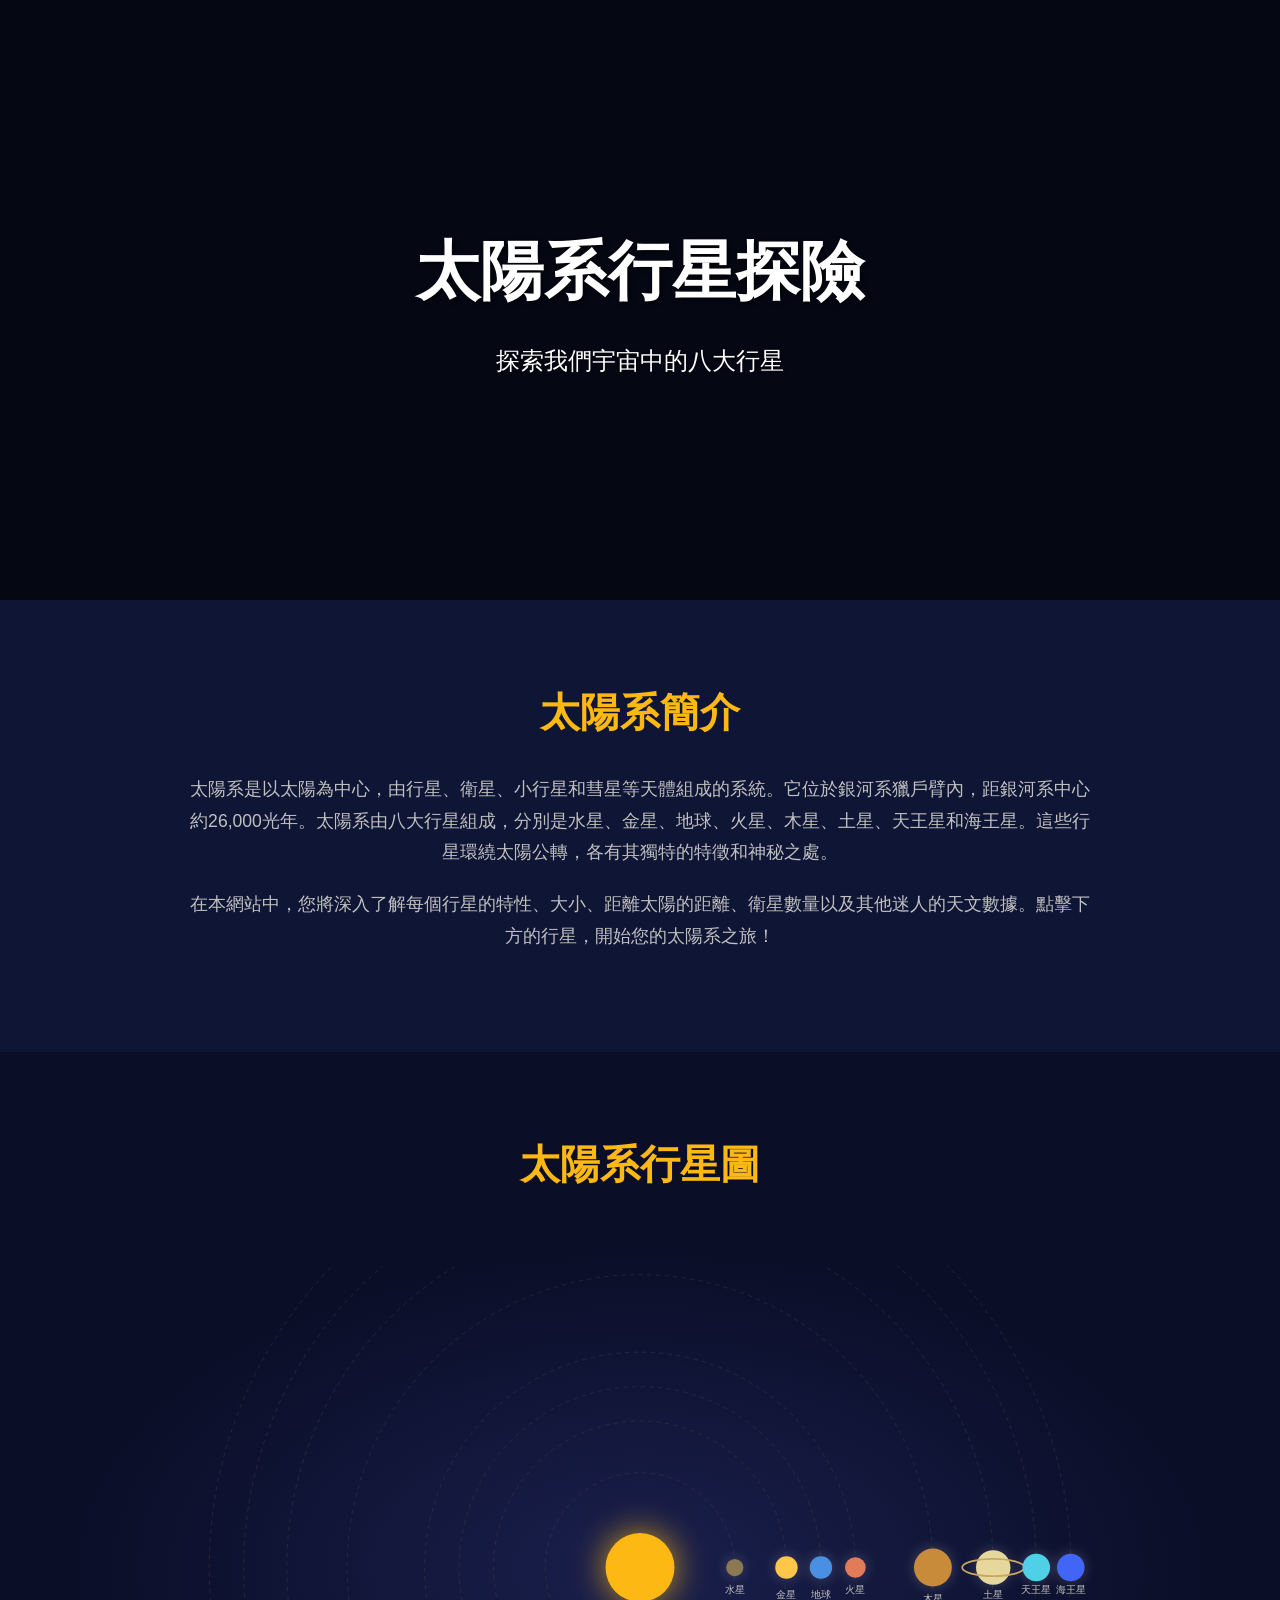
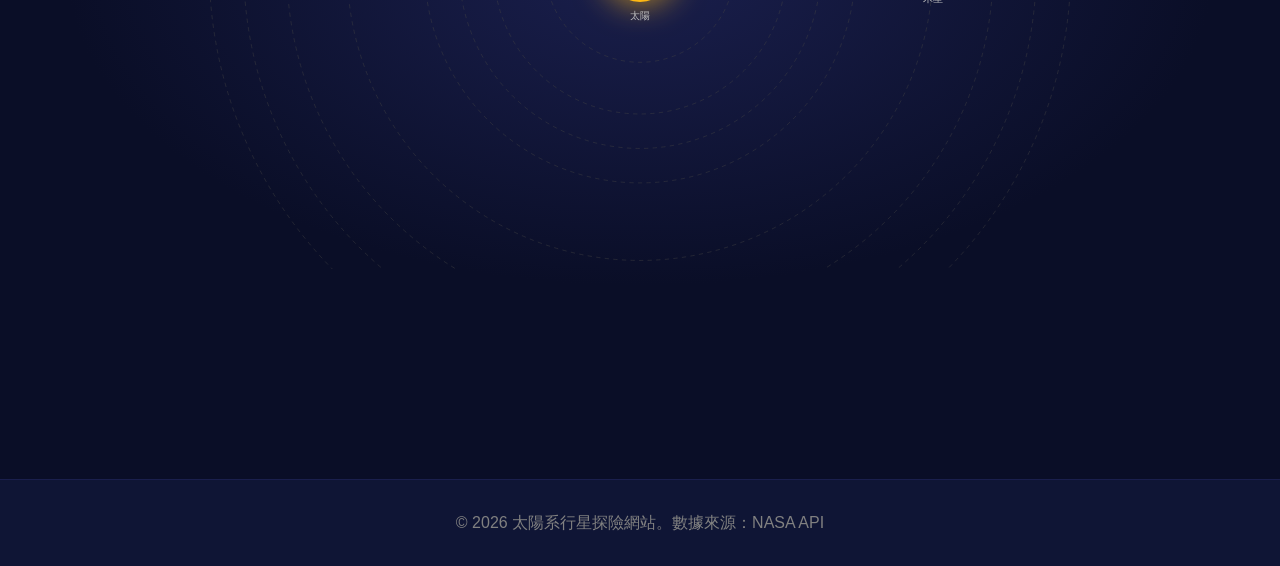
<file: index.html>
<!DOCTYPE html>
<html lang="zh-tw">
<head>
    <meta charset="UTF-8">
    <meta name="viewport" content="width=device-width, initial-scale=1.0">
    <title>太陽系行星探險 - The Solar System</title>
    <link rel="stylesheet" href="css/style.css">
</head>
<body>
    <!-- Hero Image Section -->
    <section class="hero">
        <div class="hero-content">
            <h1>太陽系行星探險</h1>
            <p>探索我們宇宙中的八大行星</p>
        </div>
    </section>

    <!-- Introduction Section -->
    <section class="introduction">
        <div class="container">
            <h2>太陽系簡介</h2>
            <p>太陽系是以太陽為中心，由行星、衛星、小行星和彗星等天體組成的系統。它位於銀河系獵戶臂內，距銀河系中心約26,000光年。太陽系由八大行星組成，分別是水星、金星、地球、火星、木星、土星、天王星和海王星。這些行星環繞太陽公轉，各有其獨特的特徵和神秘之處。</p>
            <p>在本網站中，您將深入了解每個行星的特性、大小、距離太陽的距離、衛星數量以及其他迷人的天文數據。點擊下方的行星，開始您的太陽系之旅！</p>
        </div>
    </section>

    <!-- Solar System Diagram Section -->
    <section class="solar-system">
        <div class="container">
            <h2>太陽系行星圖</h2>
            <div class="solar-system-diagram">
                <svg width="100%" height="700" viewBox="0 0 1300 700" xmlns="http://www.w3.org/2000/svg">
                    <!-- Sun -->
                    <circle cx="650" cy="350" r="40" fill="#FDB813" class="sun" title="太陽"></circle>
                    <text x="650" y="410" text-anchor="middle" class="label">太陽</text>

                    <!-- Mercury's Orbit -->
                    <circle cx="650" cy="350" r="110" fill="none" stroke="#444" stroke-dasharray="5,5" opacity="0.5"></circle>
                    <!-- Mercury -->
                    <g class="planet" data-planet="mercury">
                        <circle cx="760" cy="350" r="10" fill="#8C7853"></circle>
                        <text x="760" y="380" text-anchor="middle" class="label">水星</text>
                        <circle cx="760" cy="350" r="14" fill="none" stroke="#FDB813" opacity="0" class="orbit-indicator"></circle>
                    </g>

                    <!-- Venus's Orbit -->
                    <circle cx="650" cy="350" r="170" fill="none" stroke="#444" stroke-dasharray="5,5" opacity="0.5"></circle>
                    <!-- Venus -->
                    <g class="planet" data-planet="venus">
                        <circle cx="820" cy="350" r="13" fill="#FFC649"></circle>
                        <text x="820" y="385" text-anchor="middle" class="label">金星</text>
                        <circle cx="820" cy="350" r="17" fill="none" stroke="#FDB813" opacity="0" class="orbit-indicator"></circle>
                    </g>

                    <!-- Earth's Orbit -->
                    <circle cx="650" cy="350" r="210" fill="none" stroke="#444" stroke-dasharray="5,5" opacity="0.5"></circle>
                    <!-- Earth -->
                    <g class="planet" data-planet="earth">
                        <circle cx="860" cy="350" r="13" fill="#4A90E2"></circle>
                        <text x="860" y="385" text-anchor="middle" class="label">地球</text>
                        <circle cx="860" cy="350" r="17" fill="none" stroke="#FDB813" opacity="0" class="orbit-indicator"></circle>
                    </g>

                    <!-- Mars's Orbit -->
                    <circle cx="650" cy="350" r="250" fill="none" stroke="#444" stroke-dasharray="5,5" opacity="0.5"></circle>
                    <!-- Mars -->
                    <g class="planet" data-planet="mars">
                        <circle cx="900" cy="350" r="12" fill="#E27B58"></circle>
                        <text x="900" y="380" text-anchor="middle" class="label">火星</text>
                        <circle cx="900" cy="350" r="16" fill="none" stroke="#FDB813" opacity="0" class="orbit-indicator"></circle>
                    </g>

                    <!-- Jupiter's Orbit -->
                    <circle cx="650" cy="350" r="340" fill="none" stroke="#444" stroke-dasharray="5,5" opacity="0.5"></circle>
                    <!-- Jupiter -->
                    <g class="planet" data-planet="jupiter">
                        <circle cx="990" cy="350" r="22" fill="#C88B3A"></circle>
                        <text x="990" y="390" text-anchor="middle" class="label">木星</text>
                        <circle cx="990" cy="350" r="26" fill="none" stroke="#FDB813" opacity="0" class="orbit-indicator"></circle>
                    </g>

                    <!-- Saturn's Orbit -->
                    <circle cx="650" cy="350" r="410" fill="none" stroke="#444" stroke-dasharray="5,5" opacity="0.5"></circle>
                    <!-- Saturn -->
                    <g class="planet" data-planet="saturn">
                        <circle cx="1060" cy="350" r="20" fill="#E6D89C"></circle>
                        <!-- Saturn's rings -->
                        <ellipse cx="1060" cy="350" rx="36" ry="10" fill="none" stroke="#C9A961" stroke-width="2"></ellipse>
                        <text x="1060" y="385" text-anchor="middle" class="label">土星</text>
                        <circle cx="1060" cy="350" r="24" fill="none" stroke="#FDB813" opacity="0" class="orbit-indicator"></circle>
                    </g>

                    <!-- Uranus's Orbit -->
                    <circle cx="650" cy="350" r="460" fill="none" stroke="#444" stroke-dasharray="5,5" opacity="0.5"></circle>
                    <!-- Uranus -->
                    <g class="planet" data-planet="uranus">
                        <circle cx="1110" cy="350" r="16" fill="#4FD0E7"></circle>
                        <text x="1110" y="380" text-anchor="middle" class="label">天王星</text>
                        <circle cx="1110" cy="350" r="20" fill="none" stroke="#FDB813" opacity="0" class="orbit-indicator"></circle>
                    </g>

                    <!-- Neptune's Orbit -->
                    <circle cx="650" cy="350" r="500" fill="none" stroke="#444" stroke-dasharray="5,5" opacity="0.5"></circle>
                    <!-- Neptune -->
                    <g class="planet" data-planet="neptune">
                        <circle cx="1150" cy="350" r="16" fill="#4166F5"></circle>
                        <text x="1150" y="380" text-anchor="middle" class="label">海王星</text>
                        <circle cx="1150" cy="350" r="20" fill="none" stroke="#FDB813" opacity="0" class="orbit-indicator"></circle>
                    </g>
                </svg>
            </div>
        </div>
    </section>

    <!-- Footer -->
    <footer>
        <p>&copy; 2026 太陽系行星探險網站。數據來源：NASA API</p>
    </footer>

    <script src="js/api.js"></script>
    <script src="js/main.js"></script>
</body>
</html>
</file>
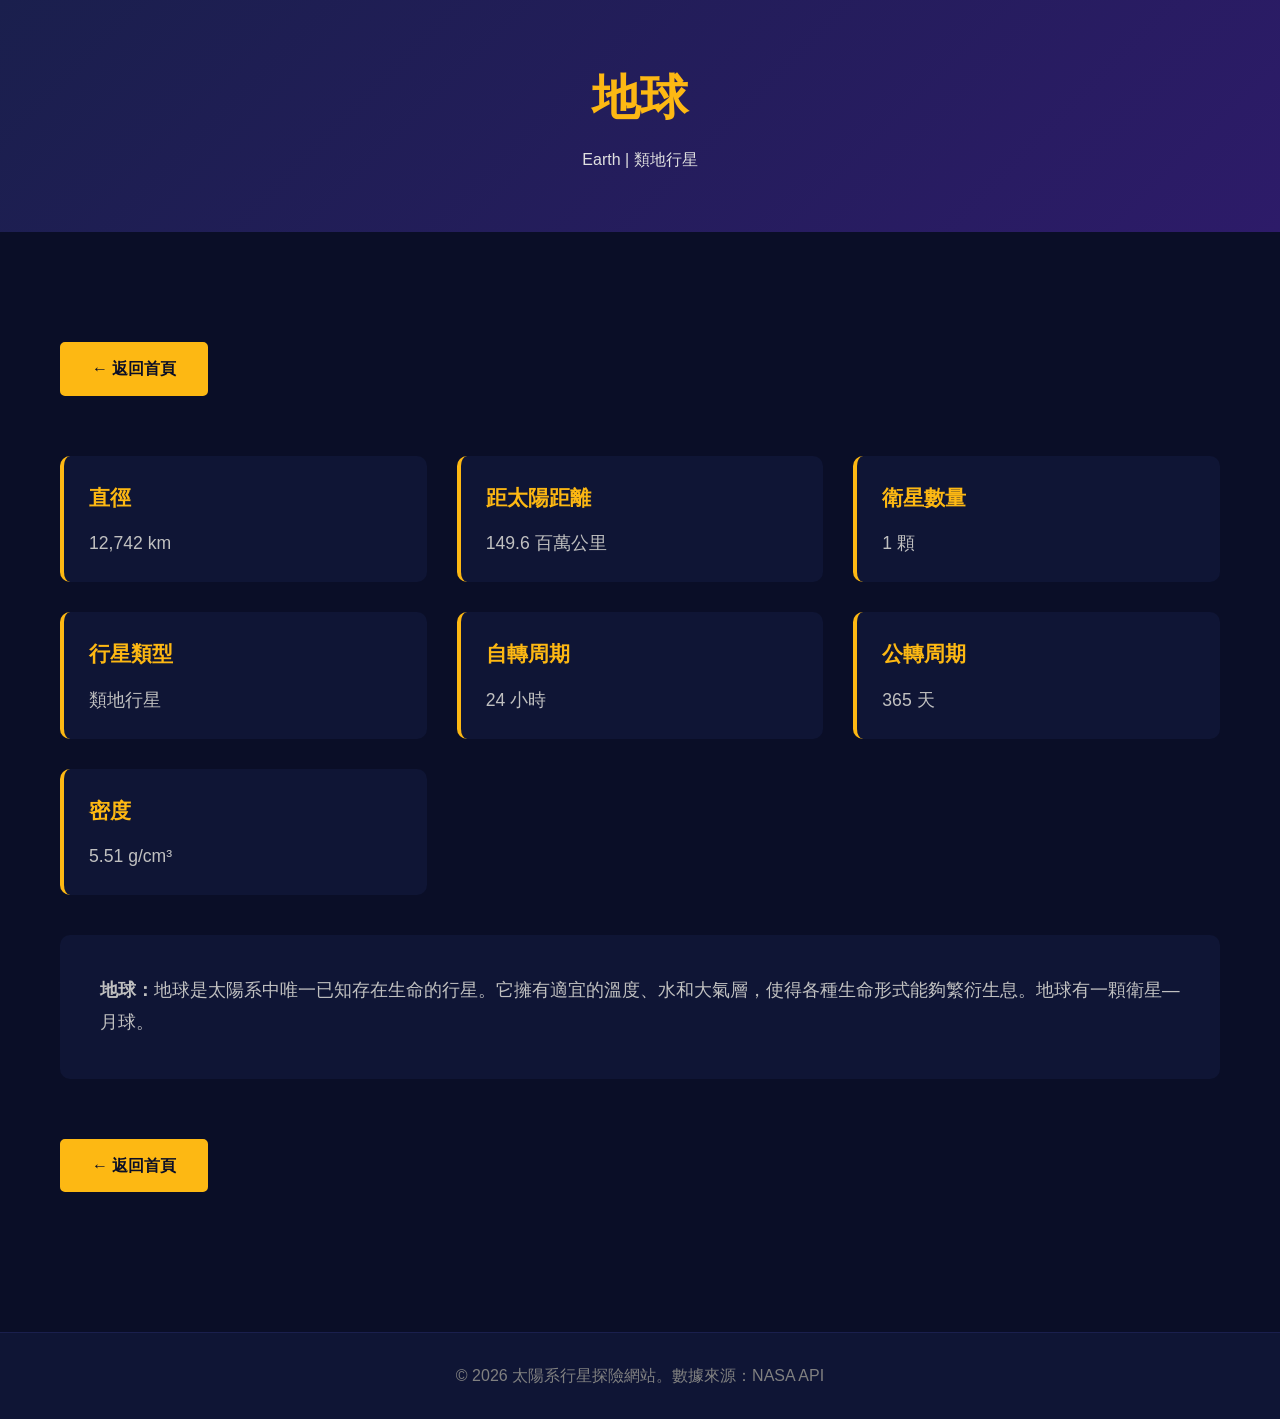
<file: planets/earth.html>
<!DOCTYPE html>
<html lang="zh-tw">
<head>
    <meta charset="UTF-8">
    <meta name="viewport" content="width=device-width, initial-scale=1.0">
    <title>地球 - 太陽系行星探險</title>
    <link rel="stylesheet" href="../css/style.css">
</head>
<body>
    <!-- Planet Header -->
    <div class="planet-header">
        <div class="container">
            <h1>地球</h1>
            <p>Loading...</p>
        </div>
    </div>

    <!-- Planet Detail Content -->
    <div class="planet-detail">
        <div class="container">
            <a href="../index.html" class="back-button">← 返回首頁</a>

            <!-- Loading Message -->
            <div class="loading">載入中</div>

            <!-- Planet Info Grid -->
            <div class="planet-info-grid"></div>

            <!-- Planet Description -->
            <div class="planet-description"></div>

            <a href="../index.html" class="back-button">← 返回首頁</a>
        </div>
    </div>

    <!-- Footer -->
    <footer>
        <p>&copy; 2026 太陽系行星探險網站。數據來源：NASA API</p>
    </footer>

    <script src="../js/api.js"></script>
    <script src="../js/main.js"></script>
</body>
</html>
</file>
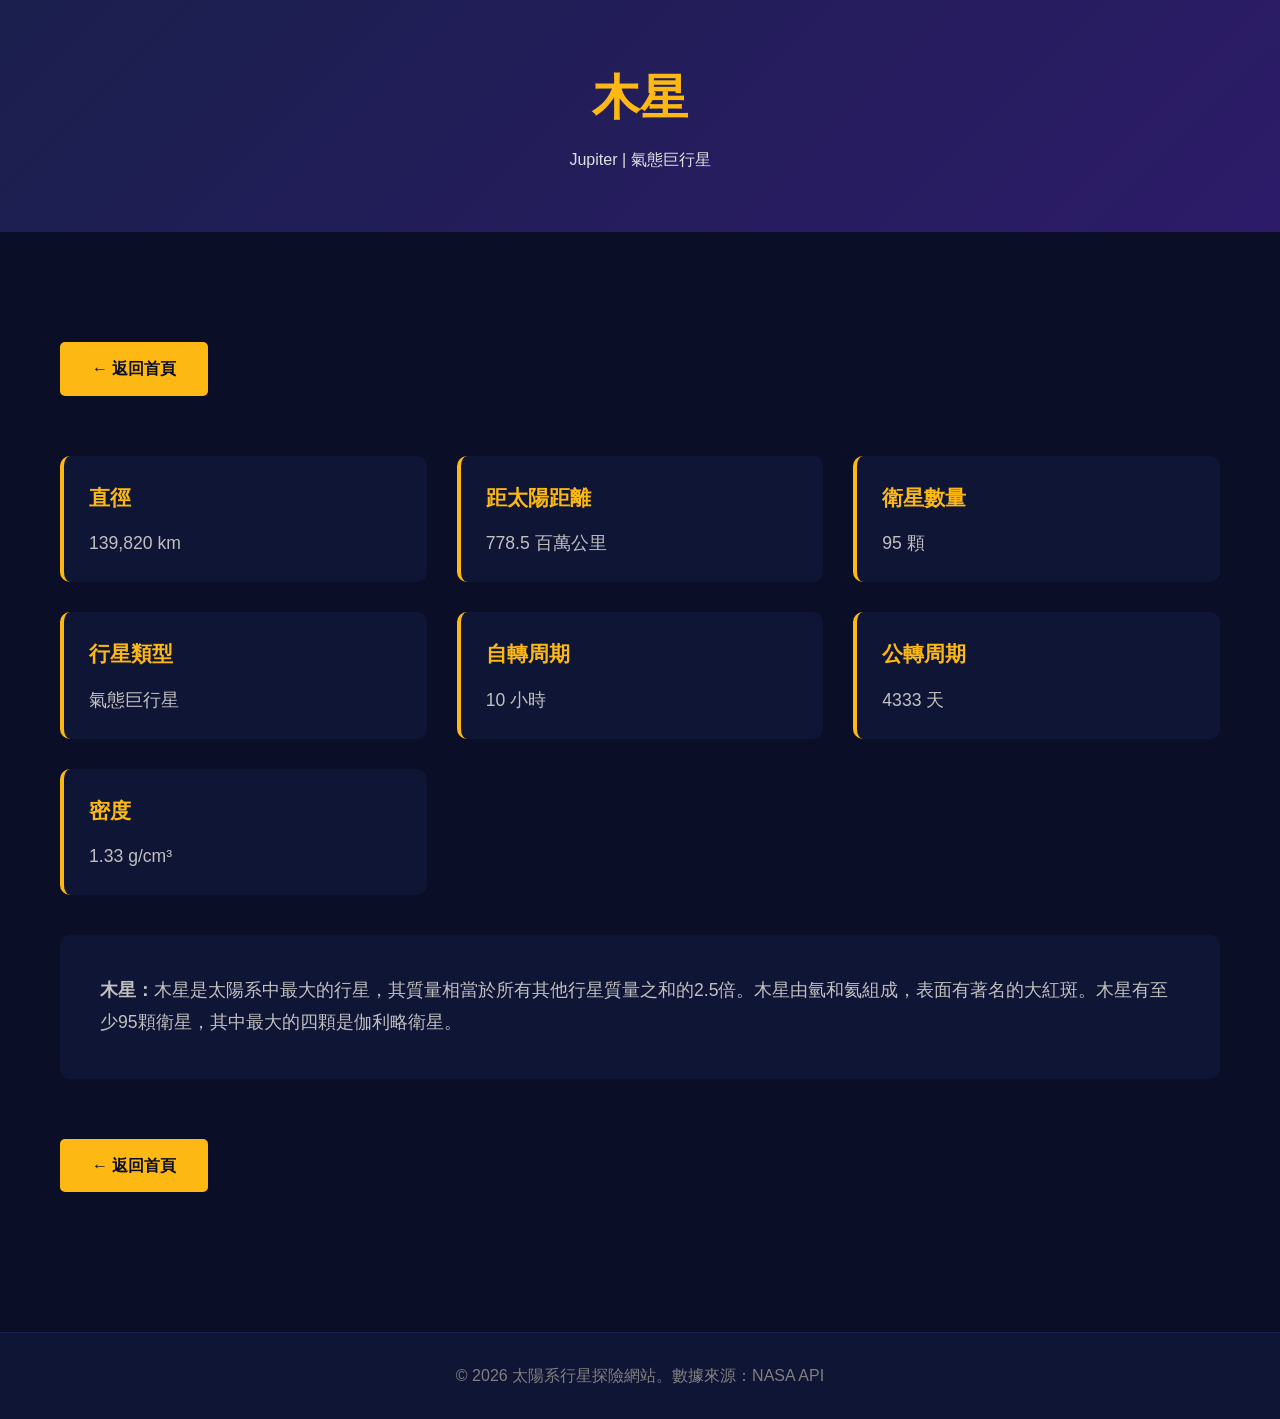
<file: planets/jupiter.html>
<!DOCTYPE html>
<html lang="zh-tw">
<head>
    <meta charset="UTF-8">
    <meta name="viewport" content="width=device-width, initial-scale=1.0">
    <title>木星 - 太陽系行星探險</title>
    <link rel="stylesheet" href="../css/style.css">
</head>
<body>
    <!-- Planet Header -->
    <div class="planet-header">
        <div class="container">
            <h1>木星</h1>
            <p>Loading...</p>
        </div>
    </div>

    <!-- Planet Detail Content -->
    <div class="planet-detail">
        <div class="container">
            <a href="../index.html" class="back-button">← 返回首頁</a>

            <!-- Loading Message -->
            <div class="loading">載入中</div>

            <!-- Planet Info Grid -->
            <div class="planet-info-grid"></div>

            <!-- Planet Description -->
            <div class="planet-description"></div>

            <a href="../index.html" class="back-button">← 返回首頁</a>
        </div>
    </div>

    <!-- Footer -->
    <footer>
        <p>&copy; 2026 太陽系行星探險網站。數據來源：NASA API</p>
    </footer>

    <script src="../js/api.js"></script>
    <script src="../js/main.js"></script>
</body>
</html>
</file>
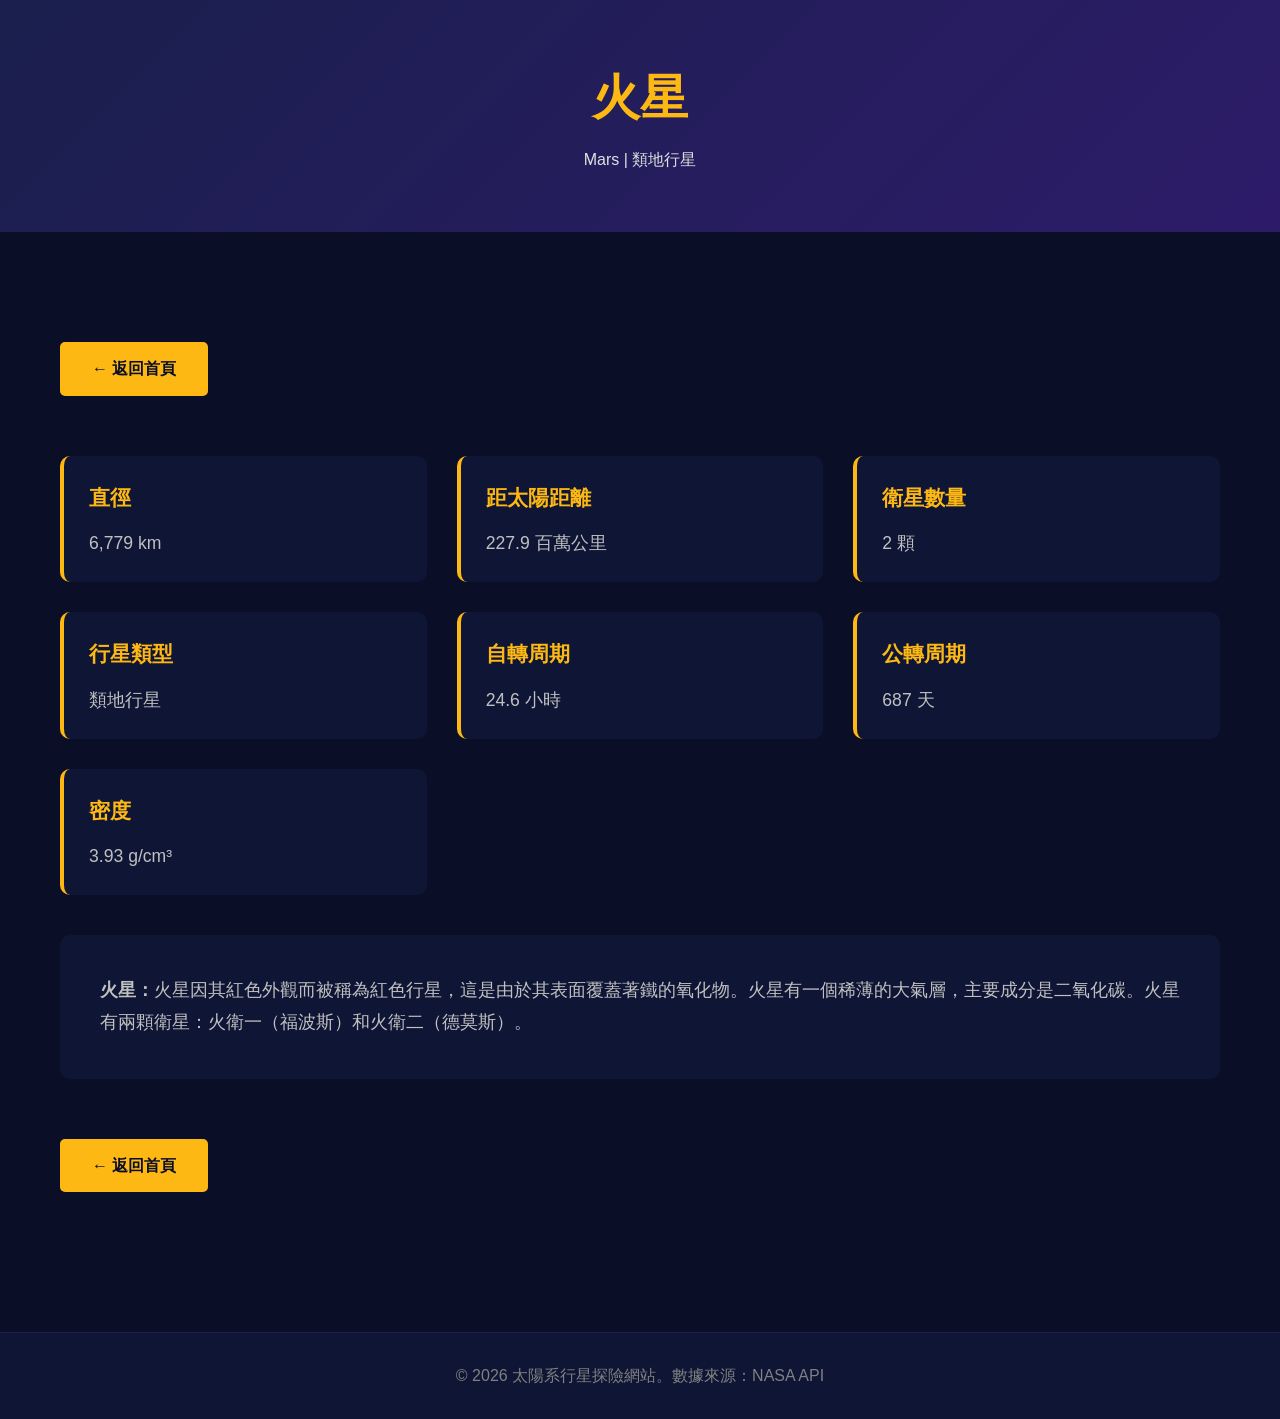
<file: planets/mars.html>
<!DOCTYPE html>
<html lang="zh-tw">
<head>
    <meta charset="UTF-8">
    <meta name="viewport" content="width=device-width, initial-scale=1.0">
    <title>火星 - 太陽系行星探險</title>
    <link rel="stylesheet" href="../css/style.css">
</head>
<body>
    <!-- Planet Header -->
    <div class="planet-header">
        <div class="container">
            <h1>火星</h1>
            <p>Loading...</p>
        </div>
    </div>

    <!-- Planet Detail Content -->
    <div class="planet-detail">
        <div class="container">
            <a href="../index.html" class="back-button">← 返回首頁</a>

            <!-- Loading Message -->
            <div class="loading">載入中</div>

            <!-- Planet Info Grid -->
            <div class="planet-info-grid"></div>

            <!-- Planet Description -->
            <div class="planet-description"></div>

            <a href="../index.html" class="back-button">← 返回首頁</a>
        </div>
    </div>

    <!-- Footer -->
    <footer>
        <p>&copy; 2026 太陽系行星探險網站。數據來源：NASA API</p>
    </footer>

    <script src="../js/api.js"></script>
    <script src="../js/main.js"></script>
</body>
</html>
</file>
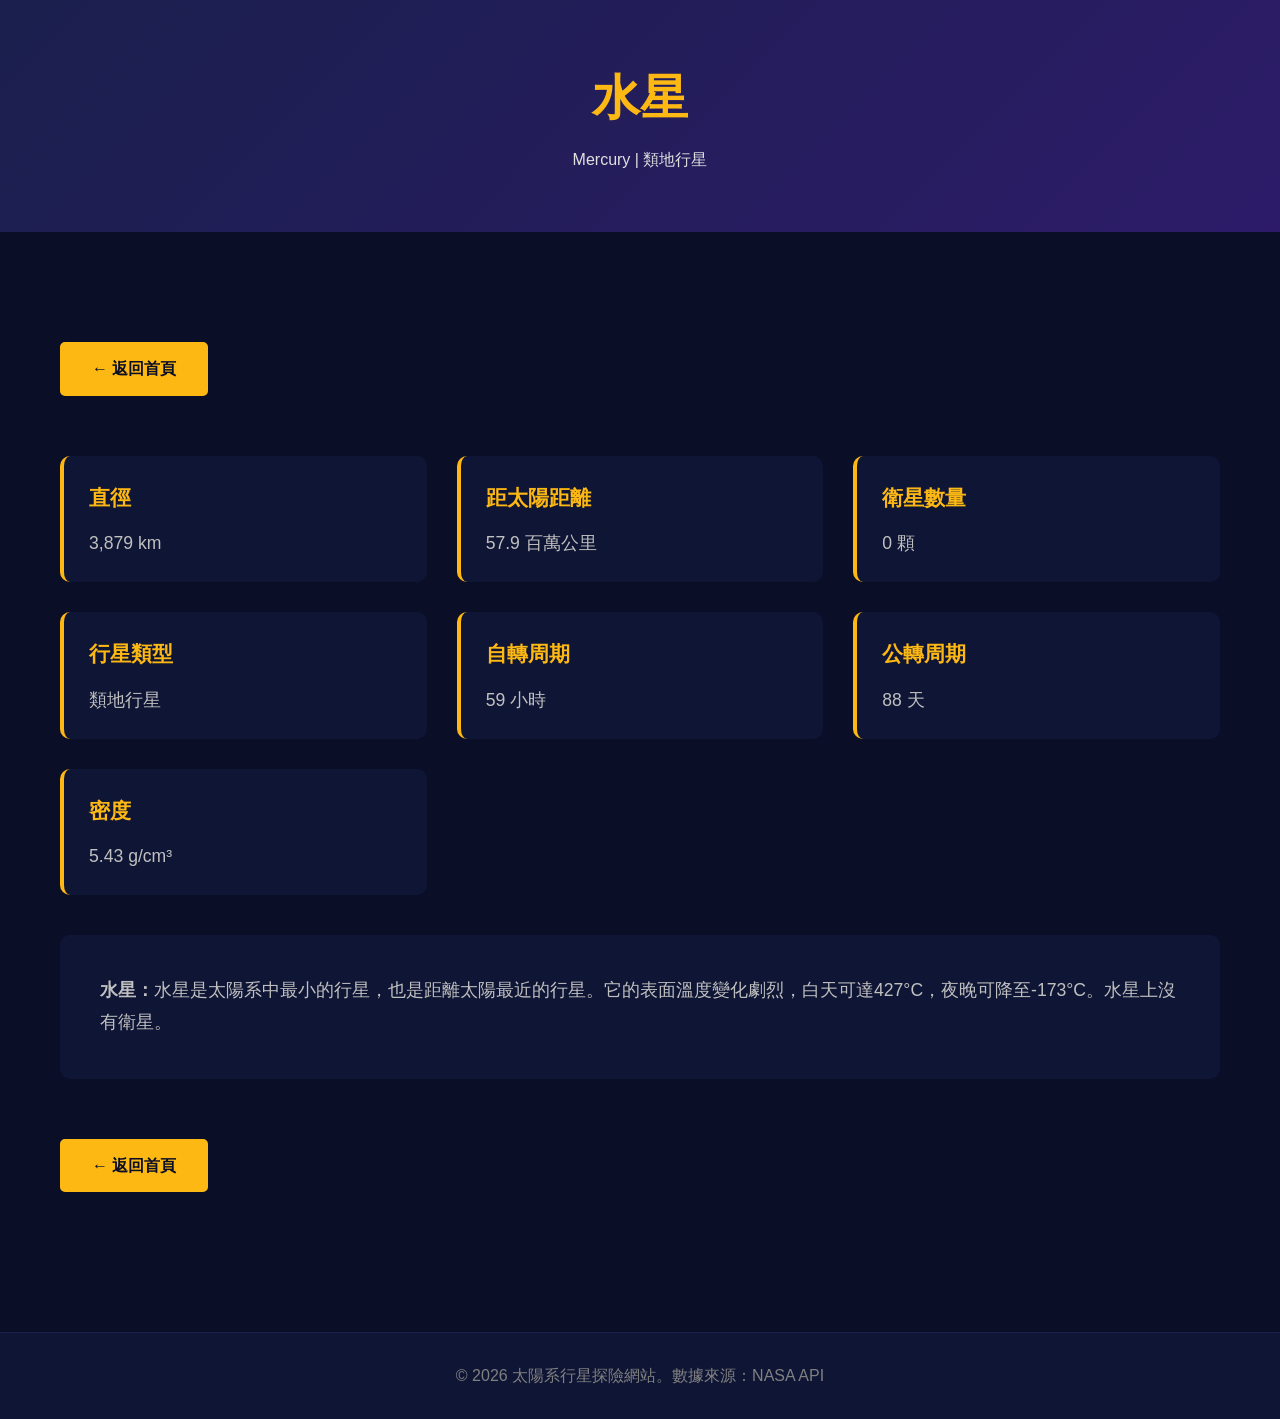
<file: planets/mercury.html>
<!DOCTYPE html>
<html lang="zh-tw">
<head>
    <meta charset="UTF-8">
    <meta name="viewport" content="width=device-width, initial-scale=1.0">
    <title>水星 - 太陽系行星探險</title>
    <link rel="stylesheet" href="../css/style.css">
</head>
<body>
    <!-- Planet Header -->
    <div class="planet-header">
        <div class="container">
            <h1>水星</h1>
            <p>Loading...</p>
        </div>
    </div>

    <!-- Planet Detail Content -->
    <div class="planet-detail">
        <div class="container">
            <a href="../index.html" class="back-button">← 返回首頁</a>

            <!-- Loading Message -->
            <div class="loading">載入中</div>

            <!-- Planet Info Grid -->
            <div class="planet-info-grid"></div>

            <!-- Planet Description -->
            <div class="planet-description"></div>

            <a href="../index.html" class="back-button">← 返回首頁</a>
        </div>
    </div>

    <!-- Footer -->
    <footer>
        <p>&copy; 2026 太陽系行星探險網站。數據來源：NASA API</p>
    </footer>

    <script src="../js/api.js"></script>
    <script src="../js/main.js"></script>
</body>
</html>
</file>
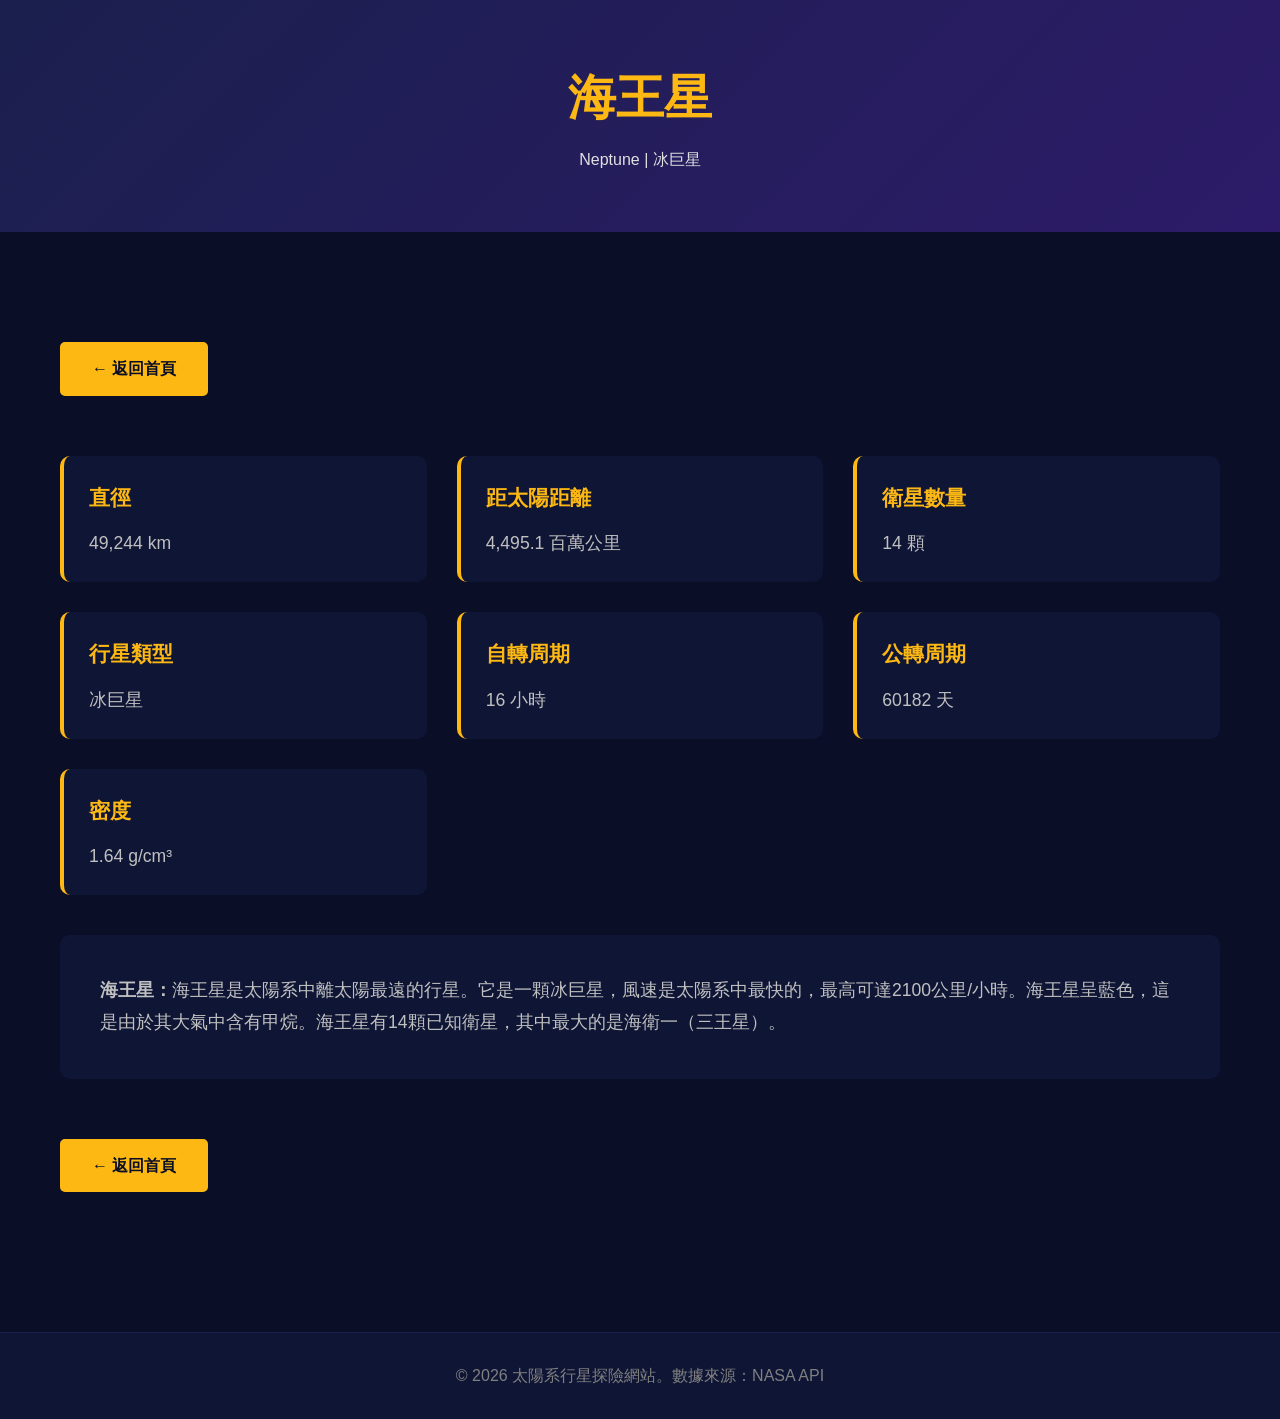
<file: planets/neptune.html>
<!DOCTYPE html>
<html lang="zh-tw">
<head>
    <meta charset="UTF-8">
    <meta name="viewport" content="width=device-width, initial-scale=1.0">
    <title>海王星 - 太陽系行星探險</title>
    <link rel="stylesheet" href="../css/style.css">
</head>
<body>
    <!-- Planet Header -->
    <div class="planet-header">
        <div class="container">
            <h1>海王星</h1>
            <p>Loading...</p>
        </div>
    </div>

    <!-- Planet Detail Content -->
    <div class="planet-detail">
        <div class="container">
            <a href="../index.html" class="back-button">← 返回首頁</a>

            <!-- Loading Message -->
            <div class="loading">載入中</div>

            <!-- Planet Info Grid -->
            <div class="planet-info-grid"></div>

            <!-- Planet Description -->
            <div class="planet-description"></div>

            <a href="../index.html" class="back-button">← 返回首頁</a>
        </div>
    </div>

    <!-- Footer -->
    <footer>
        <p>&copy; 2026 太陽系行星探險網站。數據來源：NASA API</p>
    </footer>

    <script src="../js/api.js"></script>
    <script src="../js/main.js"></script>
</body>
</html>
</file>
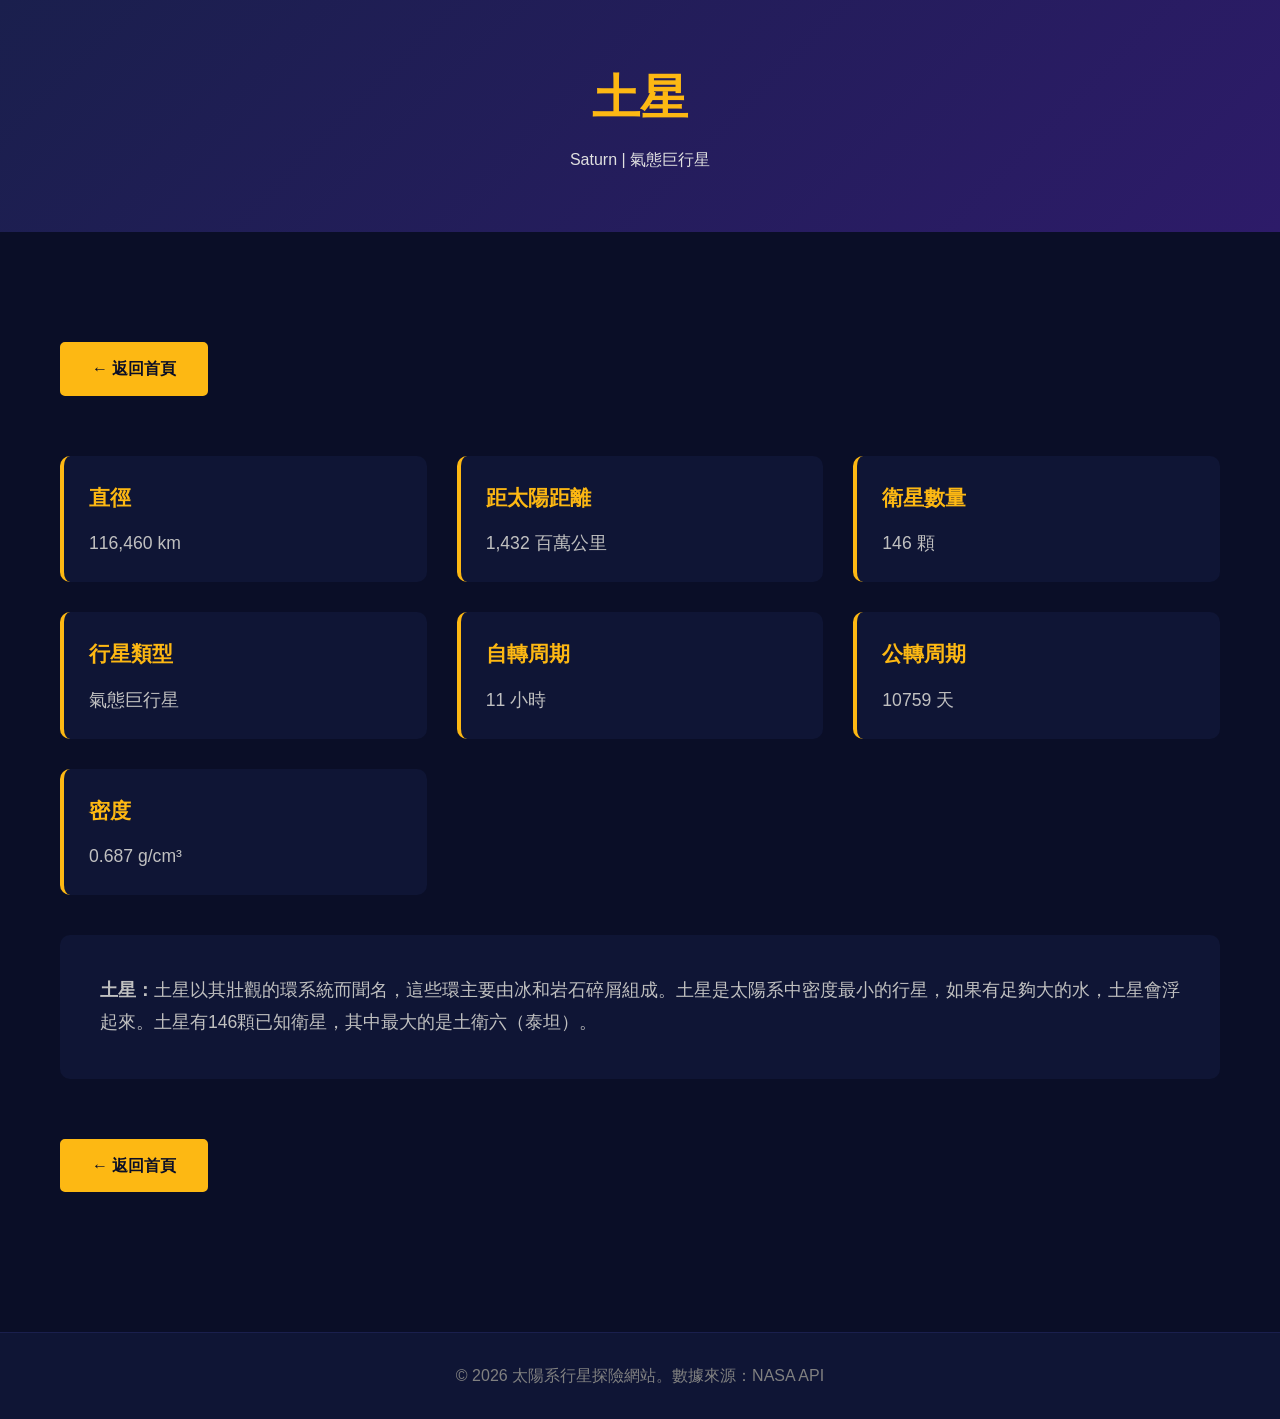
<file: planets/saturn.html>
<!DOCTYPE html>
<html lang="zh-tw">
<head>
    <meta charset="UTF-8">
    <meta name="viewport" content="width=device-width, initial-scale=1.0">
    <title>土星 - 太陽系行星探險</title>
    <link rel="stylesheet" href="../css/style.css">
</head>
<body>
    <!-- Planet Header -->
    <div class="planet-header">
        <div class="container">
            <h1>土星</h1>
            <p>Loading...</p>
        </div>
    </div>

    <!-- Planet Detail Content -->
    <div class="planet-detail">
        <div class="container">
            <a href="../index.html" class="back-button">← 返回首頁</a>

            <!-- Loading Message -->
            <div class="loading">載入中</div>

            <!-- Planet Info Grid -->
            <div class="planet-info-grid"></div>

            <!-- Planet Description -->
            <div class="planet-description"></div>

            <a href="../index.html" class="back-button">← 返回首頁</a>
        </div>
    </div>

    <!-- Footer -->
    <footer>
        <p>&copy; 2026 太陽系行星探險網站。數據來源：NASA API</p>
    </footer>

    <script src="../js/api.js"></script>
    <script src="../js/main.js"></script>
</body>
</html>
</file>
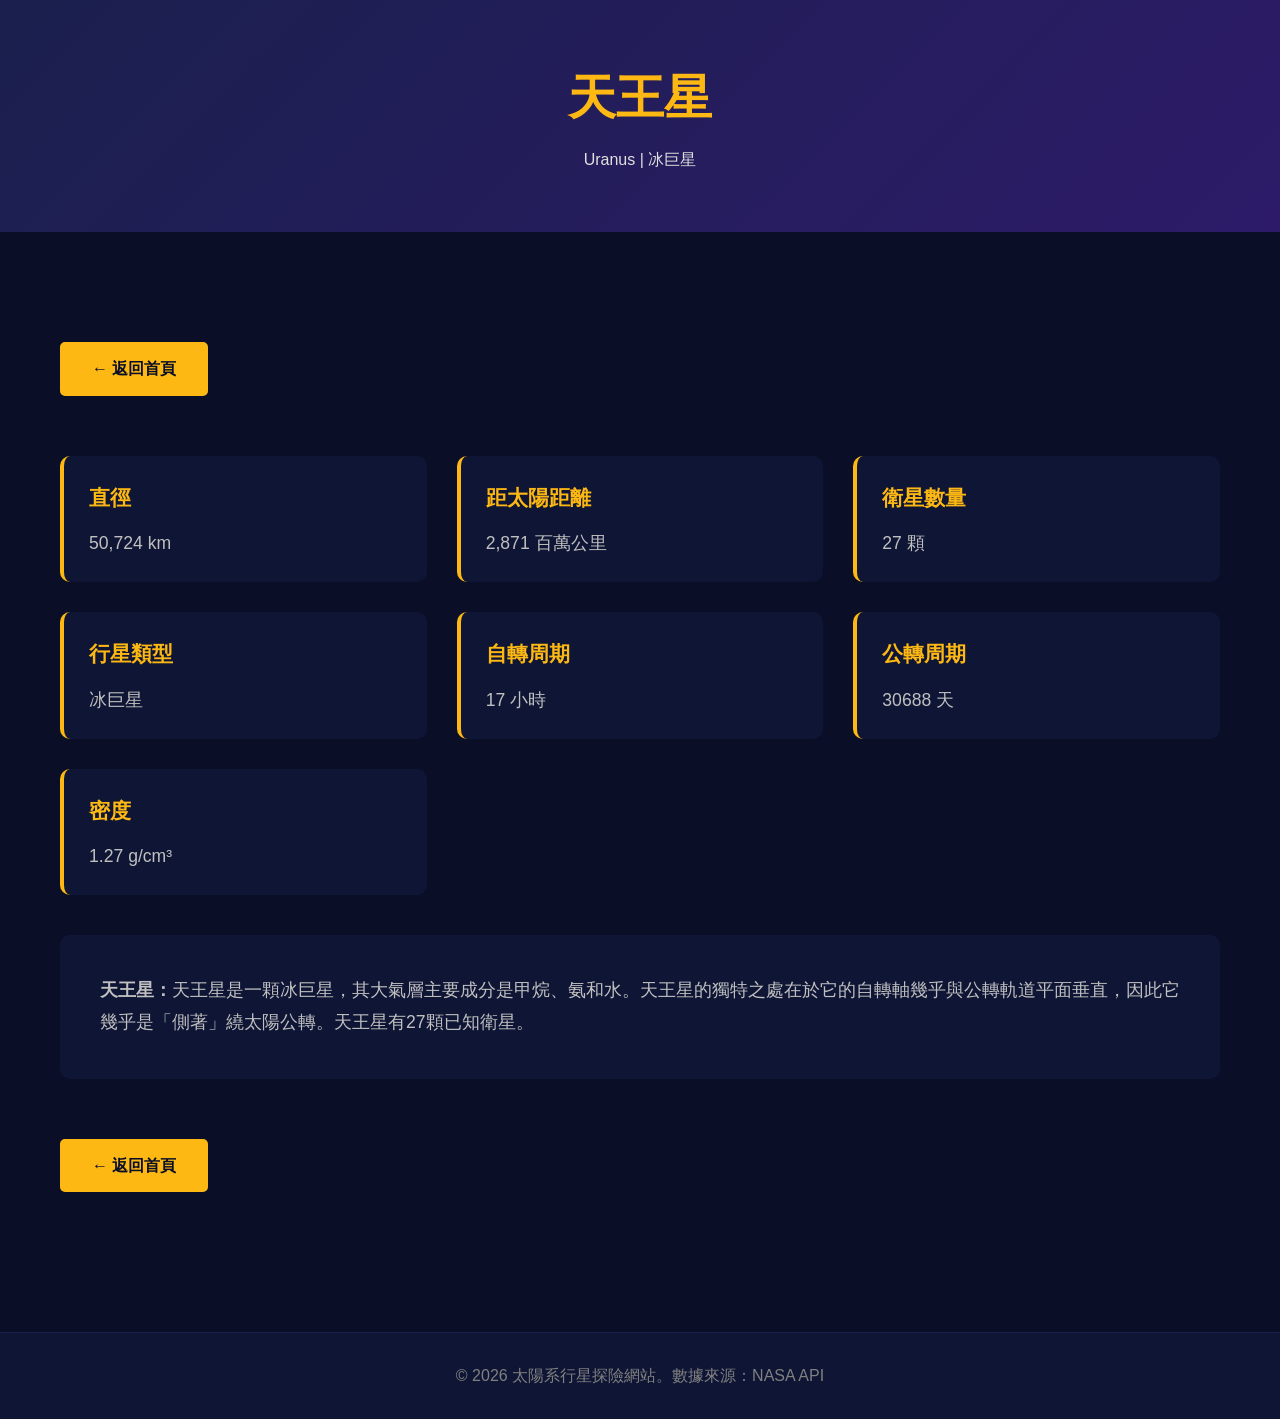
<file: planets/uranus.html>
<!DOCTYPE html>
<html lang="zh-tw">
<head>
    <meta charset="UTF-8">
    <meta name="viewport" content="width=device-width, initial-scale=1.0">
    <title>天王星 - 太陽系行星探險</title>
    <link rel="stylesheet" href="../css/style.css">
</head>
<body>
    <!-- Planet Header -->
    <div class="planet-header">
        <div class="container">
            <h1>天王星</h1>
            <p>Loading...</p>
        </div>
    </div>

    <!-- Planet Detail Content -->
    <div class="planet-detail">
        <div class="container">
            <a href="../index.html" class="back-button">← 返回首頁</a>

            <!-- Loading Message -->
            <div class="loading">載入中</div>

            <!-- Planet Info Grid -->
            <div class="planet-info-grid"></div>

            <!-- Planet Description -->
            <div class="planet-description"></div>

            <a href="../index.html" class="back-button">← 返回首頁</a>
        </div>
    </div>

    <!-- Footer -->
    <footer>
        <p>&copy; 2026 太陽系行星探險網站。數據來源：NASA API</p>
    </footer>

    <script src="../js/api.js"></script>
    <script src="../js/main.js"></script>
</body>
</html>
</file>
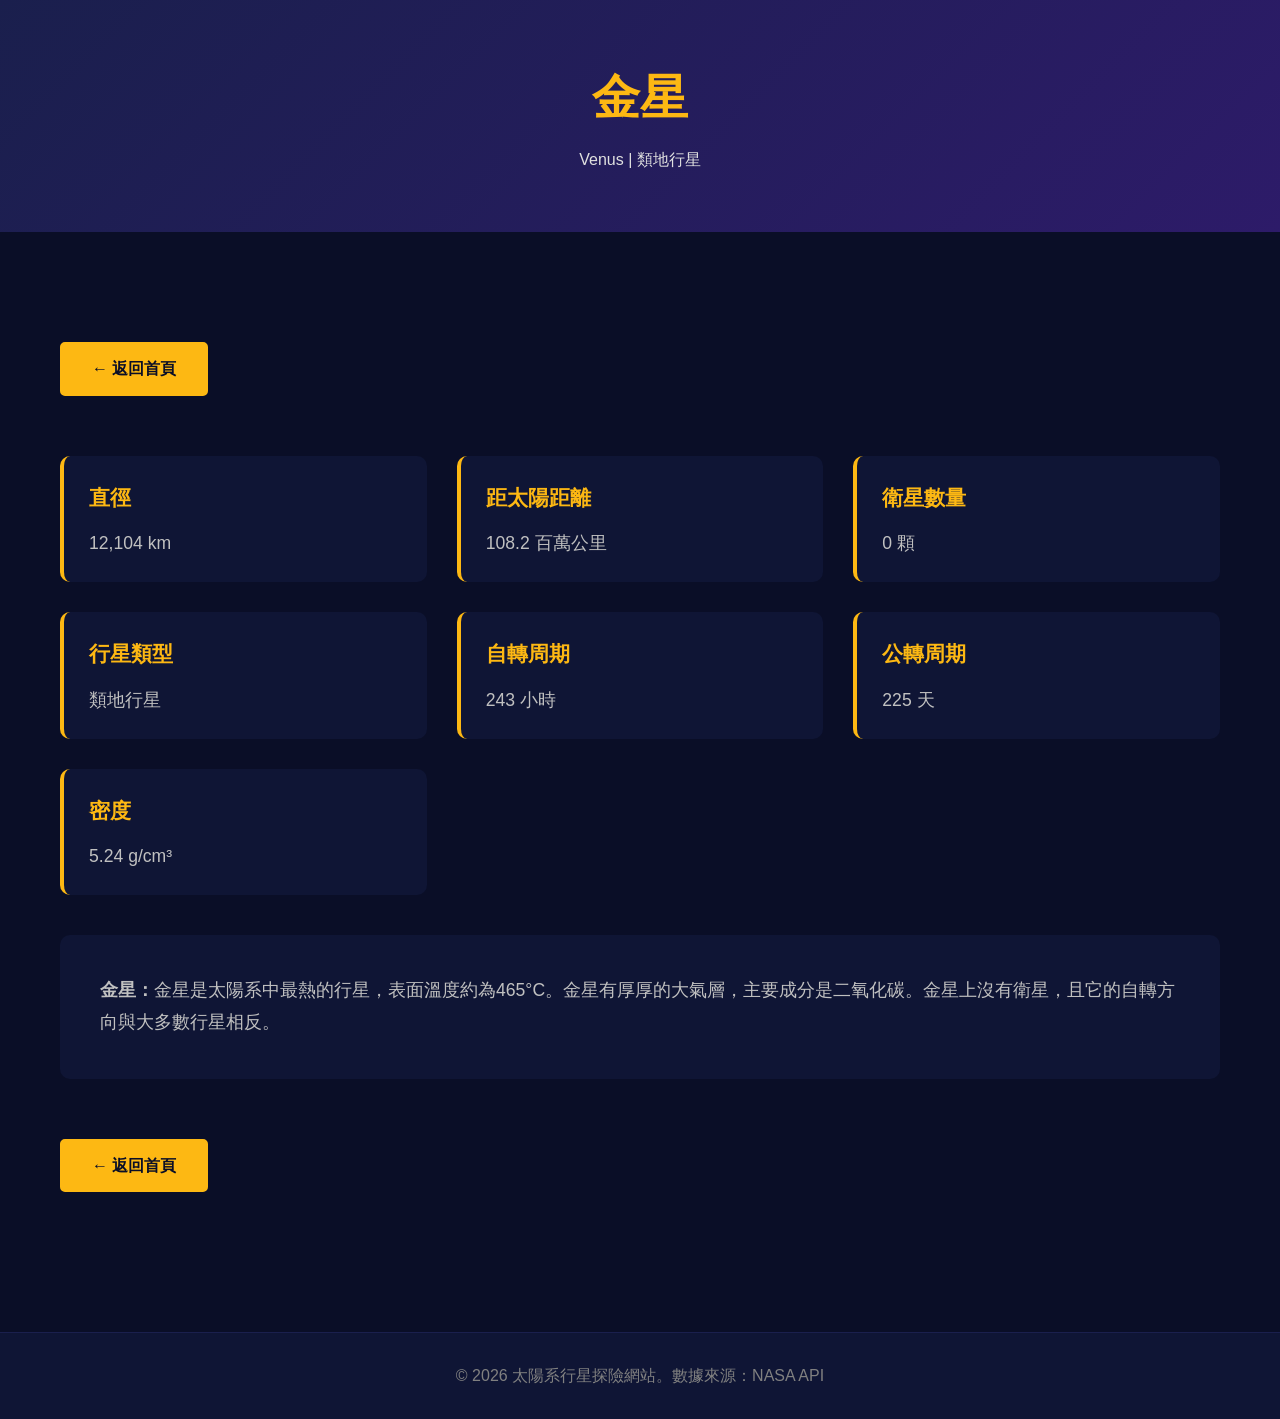
<file: planets/venus.html>
<!DOCTYPE html>
<html lang="zh-tw">
<head>
    <meta charset="UTF-8">
    <meta name="viewport" content="width=device-width, initial-scale=1.0">
    <title>金星 - 太陽系行星探險</title>
    <link rel="stylesheet" href="../css/style.css">
</head>
<body>
    <!-- Planet Header -->
    <div class="planet-header">
        <div class="container">
            <h1>金星</h1>
            <p>Loading...</p>
        </div>
    </div>

    <!-- Planet Detail Content -->
    <div class="planet-detail">
        <div class="container">
            <a href="../index.html" class="back-button">← 返回首頁</a>

            <!-- Loading Message -->
            <div class="loading">載入中</div>

            <!-- Planet Info Grid -->
            <div class="planet-info-grid"></div>

            <!-- Planet Description -->
            <div class="planet-description"></div>

            <a href="../index.html" class="back-button">← 返回首頁</a>
        </div>
    </div>

    <!-- Footer -->
    <footer>
        <p>&copy; 2026 太陽系行星探險網站。數據來源：NASA API</p>
    </footer>

    <script src="../js/api.js"></script>
    <script src="../js/main.js"></script>
</body>
</html>
</file>
<file: css/style.css>
* {
    margin: 0;
    padding: 0;
    box-sizing: border-box;
}

body {
    font-family: 'Segoe UI', Tahoma, Geneva, Verdana, sans-serif;
    background-color: #0a0e27;
    color: #e0e0e0;
    line-height: 1.6;
}

/* Hero Section */
.hero {
    background: linear-gradient(rgba(0, 0, 0, 0.5), rgba(0, 0, 0, 0.5)), url('https://images.unsplash.com/photo-1419242902214-272b3f66ee7a?w=1200&h=600&fit=crop') center/cover;
    height: 600px;
    display: flex;
    align-items: center;
    justify-content: center;
    text-align: center;
    color: white;
}

.hero-content h1 {
    font-size: 4rem;
    margin-bottom: 20px;
    text-shadow: 2px 2px 4px rgba(0, 0, 0, 0.7);
    animation: slideDown 0.8s ease-out;
}

.hero-content p {
    font-size: 1.5rem;
    text-shadow: 1px 1px 3px rgba(0, 0, 0, 0.7);
    animation: slideUp 0.8s ease-out 0.2s both;
}

@keyframes slideDown {
    from {
        opacity: 0;
        transform: translateY(-30px);
    }
    to {
        opacity: 1;
        transform: translateY(0);
    }
}

@keyframes slideUp {
    from {
        opacity: 0;
        transform: translateY(30px);
    }
    to {
        opacity: 1;
        transform: translateY(0);
    }
}

/* Container */
.container {
    max-width: 1200px;
    margin: 0 auto;
    padding: 0 20px;
}

/* Introduction Section */
.introduction {
    background-color: #0f1535;
    padding: 80px 0;
    text-align: center;
}

.introduction h2 {
    font-size: 2.5rem;
    margin-bottom: 30px;
    color: #fdb813;
}

.introduction p {
    font-size: 1.1rem;
    margin-bottom: 20px;
    line-height: 1.8;
    max-width: 900px;
    margin-left: auto;
    margin-right: auto;
    color: #c0c0c0;
}

/* Solar System Section */
.solar-system {
    background-color: #0a0e27;
    padding: 80px 0;
}

.solar-system h2 {
    font-size: 2.5rem;
    margin-bottom: 50px;
    text-align: center;
    color: #fdb813;
}

.solar-system-diagram {
    width: 100%;
    padding: 20px;
    background: radial-gradient(ellipse at center, #1a1f4d 0%, #0a0e27 70%);
    border-radius: 10px;
    margin-bottom: 30px;
}

.solar-system-diagram svg {
    width: 100%;
    height: auto;
    display: block;
}

.sun {
    cursor: default;
    filter: drop-shadow(0 0 20px rgba(253, 184, 19, 0.8));
}

.planet {
    cursor: pointer;
    transition: all 0.3s ease;
}

.planet circle:first-child {
    transition: all 0.3s ease;
    filter: drop-shadow(0 0 8px rgba(255, 255, 255, 0.2));
}

.planet:hover circle:first-child {
    filter: drop-shadow(0 0 15px rgba(255, 255, 255, 0.6));
    transform: scale(1.2);
}

.planet .orbit-indicator {
    transition: opacity 0.3s ease;
}

.planet:hover .orbit-indicator {
    opacity: 0.5 !important;
}

.label {
    font-size: 12px;
    fill: #c0c0c0;
    pointer-events: none;
    transition: all 0.3s ease;
}

.planet:hover .label {
    fill: #fdb813;
    font-weight: bold;
    font-size: 14px;
}

/* Planet Detail Pages */
.planet-detail {
    min-height: 100vh;
    padding: 40px 0;
}

.planet-header {
    background: linear-gradient(135deg, #1a1f4d 0%, #2d1b69 100%);
    padding: 60px 0;
    text-align: center;
    margin-bottom: 50px;
}

.planet-header h1 {
    font-size: 3rem;
    margin-bottom: 10px;
    color: #fdb813;
}

.planet-info-grid {
    display: grid;
    grid-template-columns: repeat(auto-fit, minmax(300px, 1fr));
    gap: 30px;
    margin: 40px 0;
}

.info-card {
    background-color: #0f1535;
    padding: 25px;
    border-radius: 10px;
    border-left: 4px solid #fdb813;
    transition: all 0.3s ease;
}

.info-card:hover {
    transform: translateY(-5px);
    box-shadow: 0 10px 30px rgba(253, 184, 19, 0.2);
}

.info-card h3 {
    color: #fdb813;
    margin-bottom: 15px;
    font-size: 1.3rem;
}

.info-card p {
    color: #c0c0c0;
    font-size: 1.1rem;
}

.planet-description {
    background-color: #0f1535;
    padding: 40px;
    border-radius: 10px;
    margin: 40px 0;
    line-height: 1.8;
    font-size: 1.1rem;
    color: #c0c0c0;
}

/* Loading State */
.loading {
    text-align: center;
    padding: 40px;
    font-size: 1.2rem;
    color: #fdb813;
}

.loading::after {
    content: '';
    animation: dots 1.5s steps(4, end) infinite;
}

@keyframes dots {
    0%, 20% { content: ''; }
    40% { content: '.'; }
    60% { content: '..'; }
    80%, 100% { content: '...'; }
}

/* Error Message */
.error-message {
    background-color: #8b3a3a;
    color: #ffb3b3;
    padding: 20px;
    border-radius: 5px;
    margin: 20px 0;
}

/* Button */
.back-button {
    display: inline-block;
    margin: 20px 0;
    padding: 12px 30px;
    background-color: #fdb813;
    color: #0a0e27;
    text-decoration: none;
    border-radius: 5px;
    transition: all 0.3s ease;
    font-weight: bold;
    border: 2px solid #fdb813;
}

.back-button:hover {
    background-color: transparent;
    color: #fdb813;
    transform: translateX(-3px);
}

/* Footer */
footer {
    background-color: #0f1535;
    text-align: center;
    padding: 30px 0;
    border-top: 1px solid #1a1f4d;
    margin-top: 80px;
    color: #808080;
}

/* Responsive Design */
@media (max-width: 768px) {
    .hero-content h1 {
        font-size: 2.5rem;
    }

    .hero-content p {
        font-size: 1rem;
    }

    .introduction h2,
    .solar-system h2 {
        font-size: 2rem;
    }

    .introduction p {
        font-size: 1rem;
    }

    .planet-info-grid {
        grid-template-columns: 1fr;
    }

    .planet-header h1 {
        font-size: 2rem;
    }
}
</file>
